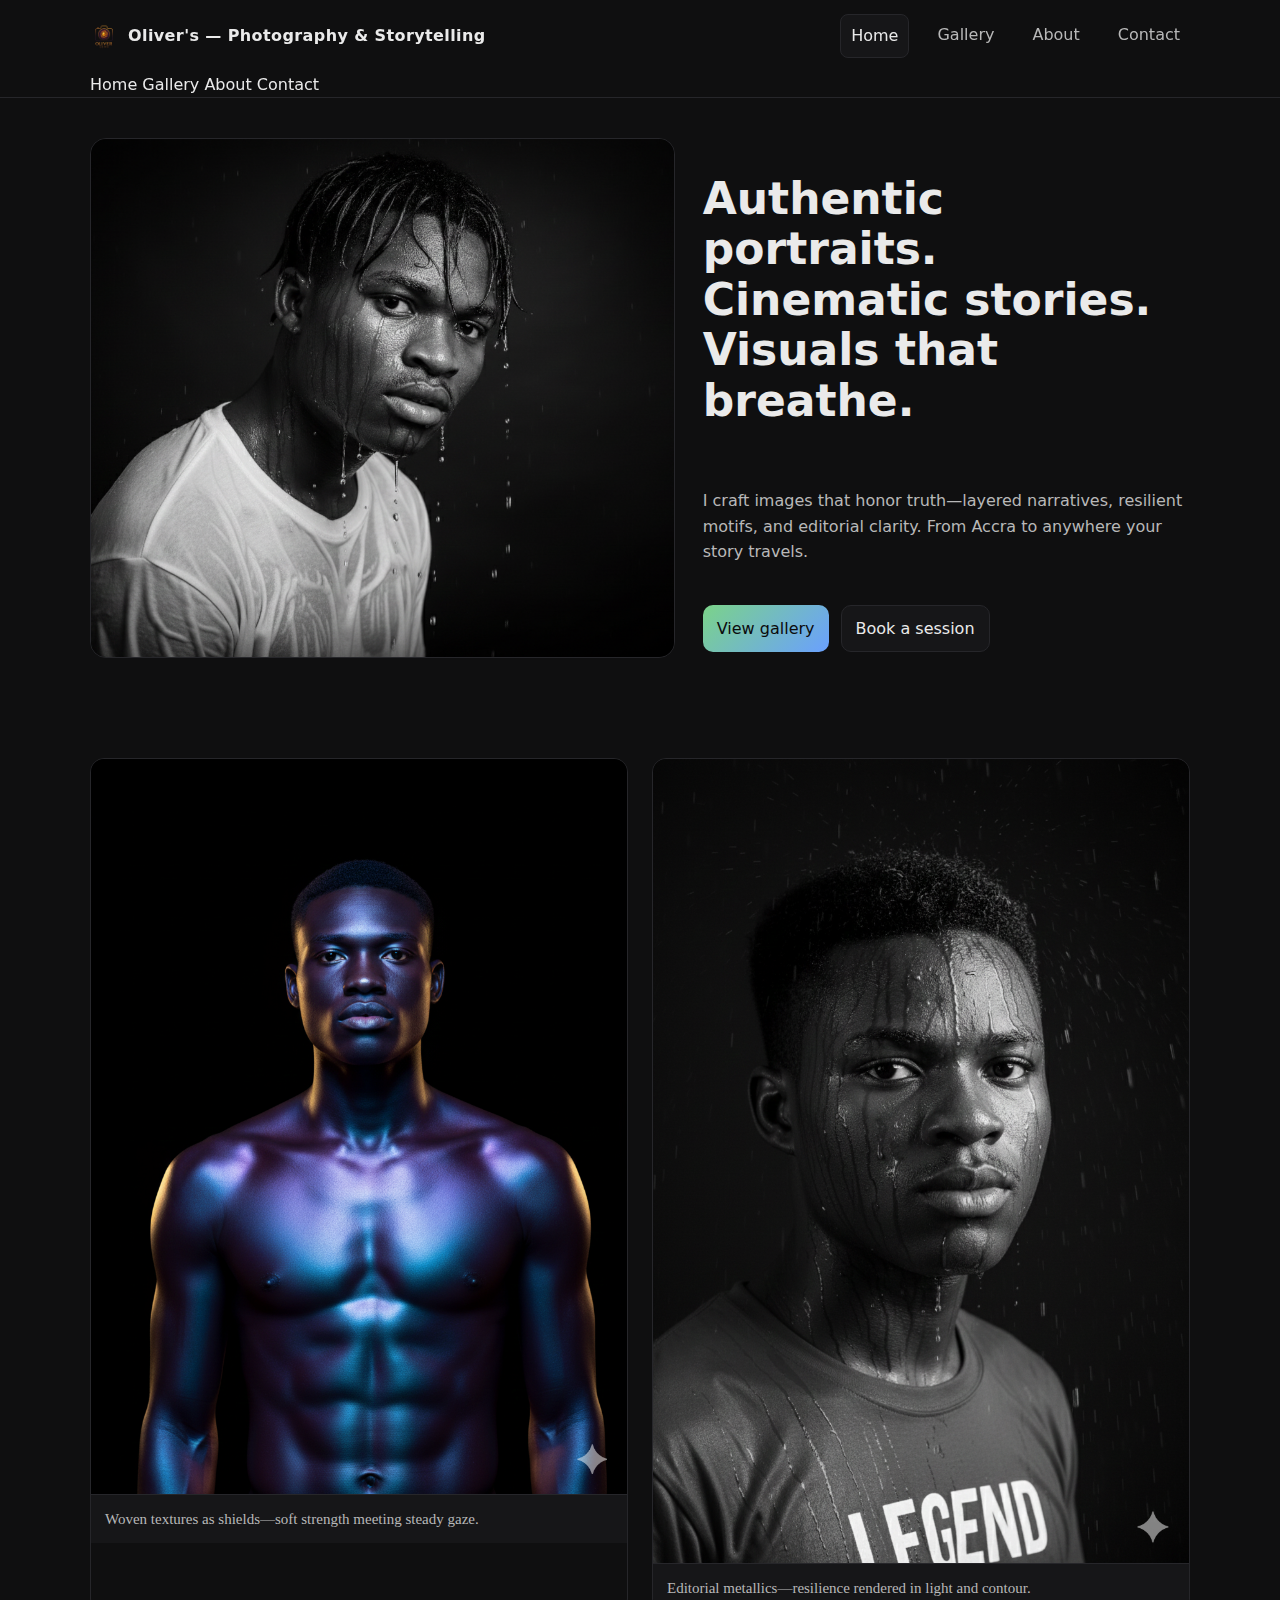
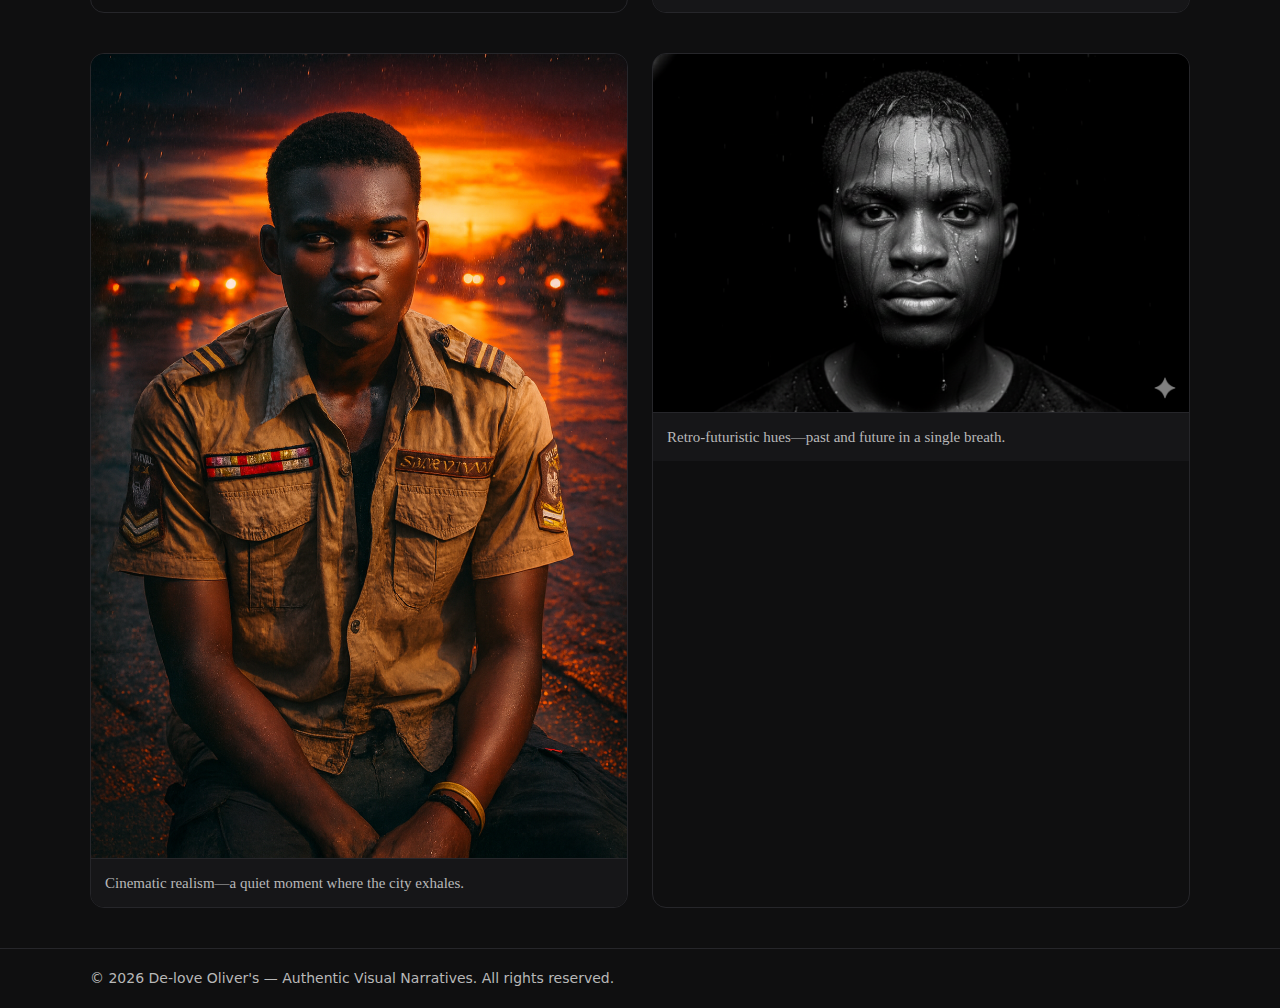
<file: index.html>
<!DOCTYPE html>
<html lang="en">
<head>
  <meta charset="utf-8">
  <meta name="viewport" content="width=device-width, initial-scale=1">
  <title>Oliver's — Photography & Visual Storytelling</title>
  <link rel="stylesheet" href="css/styles.css">
</head>
<body>
  
  <header>
    <div class="container nav">
      <a class="brand" href="index.html">
        <img src="assets.icons/my logo.png" alt="Logo">
        <span>Oliver's — Photography & Storytelling</span>
      </a>
      <button class="menu-toggle" aria-label="Toggle menu">Menu</button>
      <nav class="links">
        <a class="active" href="index.html">Home</a>
        <a href="gallery.html">Gallery</a>
        <a href="about.html">About</a>
        <a href="contact.html">Contact</a>
      </nav>
    </div>
    <div class="container mobile-menu">
      <a class="active" href="index.html">Home</a>
      <a href="gallery.html">Gallery</a>
      <a href="about.html">About</a>
      <a href="contact.html">Contact</a>
    </div>
  </header>

  <!-- Hero -->
  <main class="container">
    <section class="hero">
      <img src="assets.images/pic 23 (6).png" alt="Cinematic portrait">
      <div class="copy">
        <h1>Authentic portraits. Cinematic stories. Visuals that breathe.</h1>
        <p>
          I craft images that honor truth—layered narratives, resilient motifs, and
          editorial clarity. From Accra to anywhere your story travels.
        </p>
        <div class="cta">
          <a class="button primary" href="gallery.html">View gallery</a>
          <a class="button" href="contact.html">Book a session</a>
        </div>
      </div>
    </section>

    <!-- Story blocks -->
    <section class="story-block">
      <div class="frame">
        <img src="assets.images/pic 1 (2).png" alt="Portrait with woven textures">
        <div class="caption">Woven textures as shields—soft strength meeting steady gaze.</div>
      </div>
      <div class="frame">
        <img src="assets.images/pic 1 (3).png" alt="Editorial metallic mood">
        <div class="caption">Editorial metallics—resilience rendered in light and contour.</div>
      </div>
    </section>

    <section class="story-block">
      <div class="frame">
        <img src="assets.images/pic2 (3).png" alt="Cinematic street scene">
        <div class="caption">Cinematic realism—a quiet moment where the city exhales.</div>
      </div>
      <div class="frame">
        <img src="assets.images/pic 23 (4).png" alt="Retro-futuristic portrait">
        <div class="caption">Retro‑futuristic hues—past and future in a single breath.</div>
      </div>
    </section>
  </main>

  <!-- Footer -->
  <footer>
    <div class="container">
      © <span id="year"></span> De-love Oliver's — Authentic Visual Narratives. All rights reserved.
    </div>
    <script>document.getElementById('year').textContent = new Date().getFullYear();</script>
  </footer>

  <script src="js/main.js"></script>
</body>
</html>
</file>
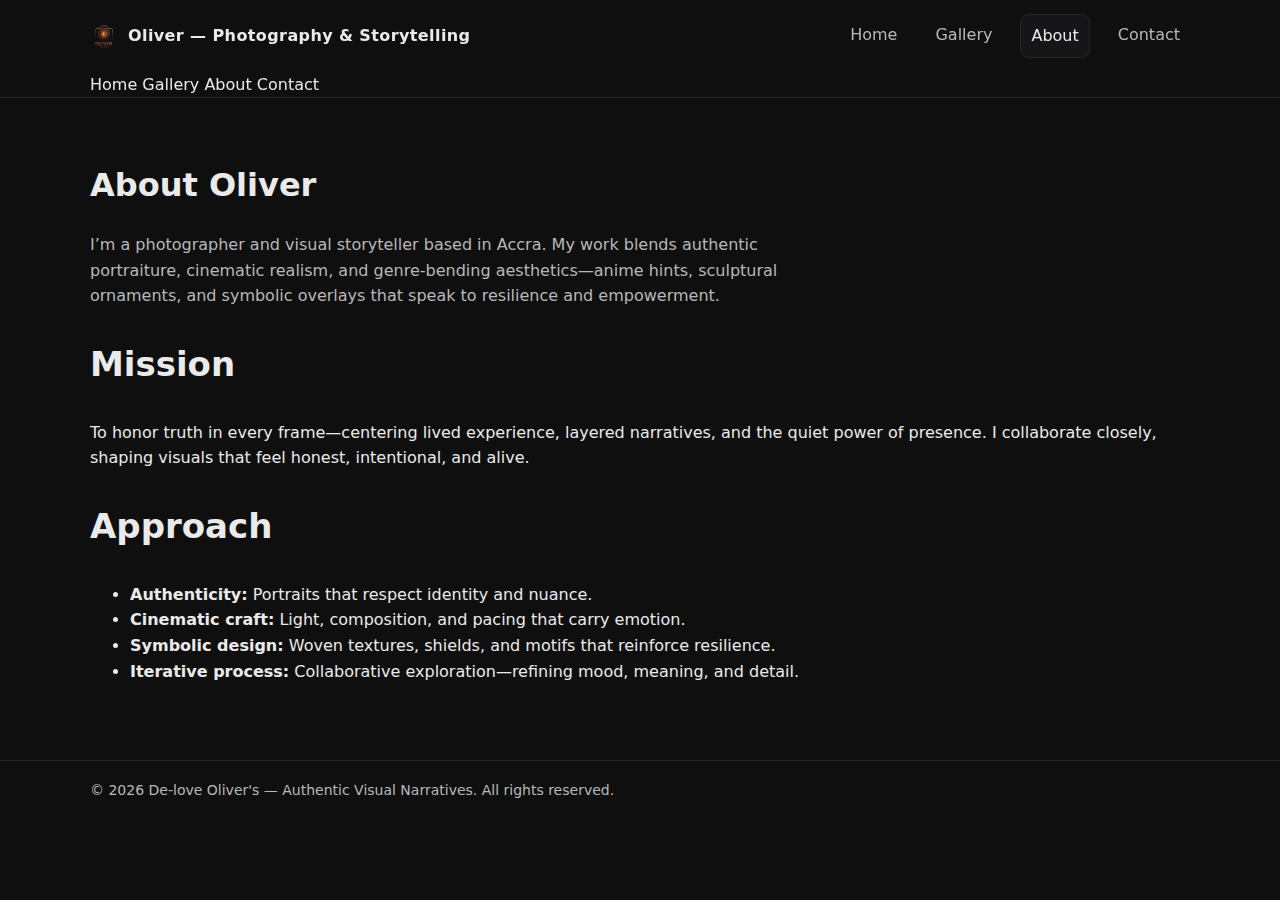
<file: about.html>
<!DOCTYPE html>
<html lang="en">
<head>
  <meta charset="utf-8">
  <meta name="viewport" content="width=device-width, initial-scale=1">
  <title>About — Oliver</title>
  <link rel="stylesheet" href="css/styles.css">
</head>
<body>
  <header>
    <div class="container nav">
      <a class="brand" href="index.html">
        <img src="assets.icons/a cinematic photogra.png" alt="Logo">
        <span>Oliver — Photography & Storytelling</span>
      </a>
      <button class="menu-toggle" aria-label="Toggle menu">Menu</button>
      <nav class="links">
        <a href="index.html">Home</a>
        <a href="gallery.html">Gallery</a>
        <a class="active" href="about.html">About</a>
        <a href="contact.html">Contact</a>
      </nav>
    </div>
    <div class="container mobile-menu">
      <a href="index.html">Home</a>
      <a href="gallery.html">Gallery</a>
      <a class="active" href="about.html">About</a>
      <a href="contact.html">Contact</a>
    </div>
  </header>

  <main class="container about">
    <h1>About Oliver</h1>
    <p class="lead">
      I’m a photographer and visual storyteller based in Accra. My work blends authentic portraiture,
      cinematic realism, and genre‑bending aesthetics—anime hints, sculptural ornaments, and symbolic overlays
      that speak to resilience and empowerment.
    </p>

    <h2>Mission</h2>
    <p>
      To honor truth in every frame—centering lived experience, layered narratives, and the quiet power of presence.
      I collaborate closely, shaping visuals that feel honest, intentional, and alive.
    </p>

    <h2>Approach</h2>
    <ul>
      <li><strong>Authenticity:</strong> Portraits that respect identity and nuance.</li>
      <li><strong>Cinematic craft:</strong> Light, composition, and pacing that carry emotion.</li>
      <li><strong>Symbolic design:</strong> Woven textures, shields, and motifs that reinforce resilience.</li>
      <li><strong>Iterative process:</strong> Collaborative exploration—refining mood, meaning, and detail.</li>
    </ul>
  </main>

  <footer>
    <div class="container">
      © <span id="year"></span> De-love Oliver's — Authentic Visual Narratives. All rights reserved.
    </div>
    <script>document.getElementById('year').textContent = new Date().getFullYear();</script>
  </footer>

  <script src="js/main.js"></script>
</body>
</html>
</file>
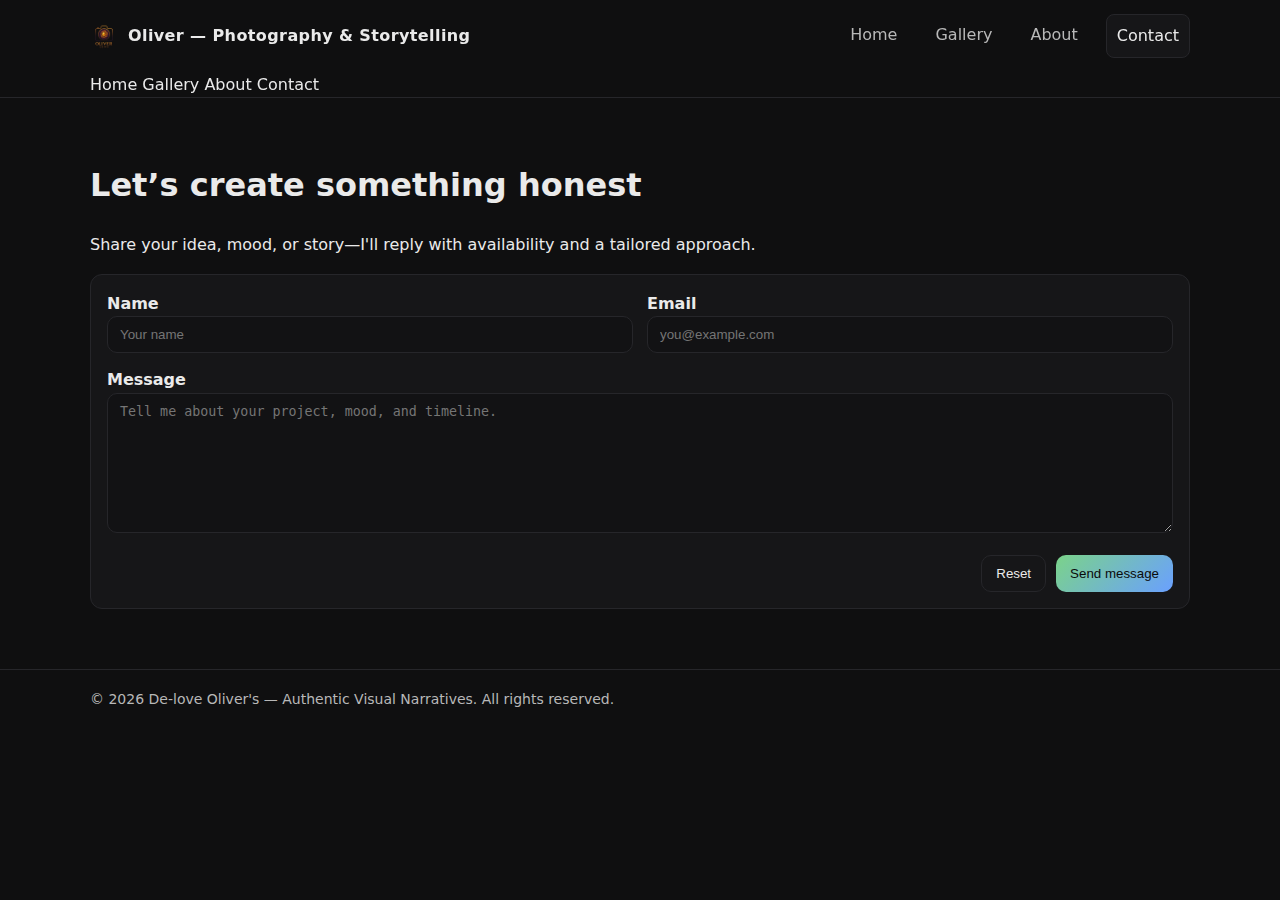
<file: contact.html>
<!DOCTYPE html>
<html lang="en">
<head>
  <meta charset="utf-8">
  <meta name="viewport" content="width=device-width, initial-scale=1">
  <title>Contact — Oliver</title>
  <link rel="stylesheet" href="css/styles.css">
</head>
<body>
  <header>
    <div class="container nav">
      <a class="brand" href="index.html">
        <img src="assets.icons/a cinematic photogra.png" alt="Logo">
        <span>Oliver — Photography & Storytelling</span>
      </a>
      <button class="menu-toggle" aria-label="Toggle menu">Menu</button>
      <nav class="links">
        <a href="index.html">Home</a>
        <a href="gallery.html">Gallery</a>
        <a href="about.html">About</a>
        <a class="active" href="contact.html">Contact</a>
      </nav>
    </div>
    <div class="container mobile-menu">
      <a href="index.html">Home</a>
      <a href="gallery.html">Gallery</a>
      <a href="about.html">About</a>
      <a class="active" href="contact.html">Contact</a>
    </div>
  </header>

  <main class="container contact">
    <h1>Let’s create something honest</h1>
    <p class="lead">Share your idea, mood, or story—I'll reply with availability and a tailored approach.</p>

    <form id="contact-form" class="form" novalidate>
      <div>
        <label for="name"><strong>Name</strong></label>
        <input class="input" id="name" name="name" type="text" placeholder="Your name">
      </div>
      <div>
        <label for="email"><strong>Email</strong></label>
        <input class="input" id="email" name="email" type="email" placeholder="you@example.com">
      </div>
      <div class="full">
        <label for="message"><strong>Message</strong></label>
        <textarea class="textarea" id="message" name="message" placeholder="Tell me about your project, mood, and timeline."></textarea>
      </div>
      <div class="actions">
        <button class="button" type="reset">Reset</button>
        <button class="button primary" type="submit">Send message</button>
      </div>
    </form>
  </main>

  <footer>
    <div class="container">
      © <span id="year"></span> De-love Oliver's — Authentic Visual Narratives. All rights reserved.
    </div>
    <script>document.getElementById('year').textContent = new Date().getFullYear();</script>
  </footer>

  <script src="js/main.js"></script>
</body>
</html>
</file>
<file: css/styles.css>
/* CSS Reset */
*,
*::before,
*::after { box-sizing: border-box; }
html, body { margin: 0; padding: 0; }
img { max-width: 100%; display: block; }
a { text-decoration: none; color: inherit; }

/* Design Tokens */
:root {
  --bg: #0f0f10;
  --surface: #161618;
  --text: #eaeaea;
  --muted: #b8b8b8;
  --accent: #7bd389; /* soft green for resilience/empowerment vibe */
  --accent-2: #6aa0ff; /* subtle retro-futuristic hint */
  --border: #26262a;
  --font-sans: "Inter", system-ui, -apple-system, Segoe UI, Roboto, Arial, sans-serif;
  --font-serif: "Georgia", "Times New Roman", serif;
}

/* Base */
body {
  background: var(--bg);
  color: var(--text);
  font-family: var(--font-sans);
  line-height: 1.6;
}

/* Layout */
.container {
  width: min(1100px, 92vw);
  margin: 0 auto;
}

/* Header / Nav */
header {
  position: sticky;
  top: 0;
  z-index: 50;
  background: rgba(15, 15, 16, 0.85);
  backdrop-filter: blur(8px);
  border-bottom: 1px solid var(--border);
}
.nav {
  display: flex;
  align-items: center;
  justify-content: space-between;
  padding: 14px 0;
}
.nav .brand {
  display: flex;
  align-items: center;
  gap: 10px;
  font-weight: 600;
  letter-spacing: 0.4px;
}
.nav .brand img {
  width: 28px; height: 28px;
}
.nav .links {
  display: flex;
  gap: 18px;
}
.nav .links a {
  padding: 8px 10px;
  border-radius: 8px;
  color: var(--muted);
}
.nav .links a.active,
.nav .links a:hover {
  color: var(--text);
  background: var(--surface);
  border: 1px solid var(--border);
}

/* Mobile Nav */
.menu-toggle {
  display: none;
  border: 1px solid var(--border);
  background: var(--surface);
  color: var(--text);
  padding: 8px 10px;
  border-radius: 8px;
}
@media (max-width: 768px) {
  .nav .links { display: none; }
  .menu-toggle { display: inline-block; }
  .mobile-menu {
    display: none;
    flex-direction: column;
    gap: 8px;
    padding: 12px 0 16px;
    border-top: 1px solid var(--border);
  }
  .mobile-menu a {
    padding: 10px 12px;
    border-radius: 8px;
    background: var(--surface);
    color: var(--muted);
    border: 1px solid var(--border);
  }
  .mobile-menu a.active,
  .mobile-menu a:hover { color: var(--text); }
  
}

/* Hero */
.hero {
  display: grid;
  grid-template-columns: 1.2fr 1fr;
  gap: 28px;
  padding: 40px 0 60px;
  
}
.hero img {
  width: 100%;
  height: 520px;
  object-fit: cover;
  border-radius: 16px;
  border: 1px solid var(--border);
}
.hero .copy {
  display: flex;
  flex-direction: column;
  justify-content: center;
  gap: 16px;
}
.hero h1 {
  font-size: clamp(28px, 4vw, 44px);
  line-height: 1.15;
}
.hero p {
  color: var(--muted);
}
.hero .cta {
  display: flex;
  gap: 12px;
  margin-top: 8px;
}
.button {
  display: inline-flex;
  align-items: center;
  gap: 8px;
  padding: 10px 14px;
  border-radius: 10px;
  border: 1px solid var(--border);
  background: var(--surface);
  color: var(--text);
}
.button.primary {
  background: linear-gradient(135deg, var(--accent), var(--accent-2));
  color: #0b0b0c;
  border: none;
}

/* Story blocks */
.story-block {
  margin: 40px 0;
  display: grid;
  grid-template-columns: 1fr 1fr;
  gap: 24px;
}
.story-block .frame {
  border: 1px solid var(--border);
  border-radius: 14px;
  overflow: hidden;
}
.story-block .caption {
  padding: 12px 14px;
  background: var(--surface);
  border-top: 1px solid var(--border);
  color: var(--muted);
  font-size: 15px;
  font-family: var(--font-serif);
}

/* Gallery grid */
.gallery {
  padding: 30px 0 60px;
}
.grid {
  display: grid;
  grid-template-columns: repeat(3, 1fr);
  gap: 14px;
}
.grid .card {
  position: relative;
  border: 1px solid var(--border);
  border-radius: 12px;
  overflow: hidden;
  cursor: zoom-in;
}
.grid .card img {
  height: 280px;
  width: 100%;
  object-fit: cover;
}
.grid .card .overlay {
  position: absolute;
  inset: 0;
  background: linear-gradient(to top, rgba(0,0,0,0.55), rgba(0,0,0,0.0));
  opacity: 0;
  transition: opacity 0.25s ease;
}
.grid .card:hover .overlay { opacity: 1; }
.grid .card .label {
  position: absolute;
  bottom: 10px; left: 10px;
  background: rgba(22,22,24,0.8);
  border: 1px solid var(--border);
  color: var(--text);
  padding: 6px 8px;
  border-radius: 8px;
  font-size: 13px;
}

/* Lightbox */
.lightbox {
  position: fixed;
  inset: 0;
  background: rgba(0,0,0,0.85);
  display: none;
  align-items: center;
  justify-content: center;
  z-index: 100;
}
.lightbox.open { display: flex; }
.lightbox-content {
  position: relative;
  width: min(1000px, 92vw);
  max-height: 86vh;
  background: var(--surface);
  border: 1px solid var(--border);
  border-radius: 12px;
  overflow: hidden;
}
.lightbox-content img {
  width: 100%;
  height: auto;
  display: block;
}
.lightbox-caption {
  padding: 12px 14px;
  color: var(--muted);
  border-top: 1px solid var(--border);
  font-family: var(--font-serif);
}
.lightbox-close {
  position: absolute;
  top: 10px; right: 10px;
  background: var(--surface);
  border: 1px solid var(--border);
  color: var(--text);
  padding: 6px 10px;
  border-radius: 8px;
  cursor: pointer;
}

/* About */
.about {
  padding: 40px 0 60px;
}
.about h2 { font-size: clamp(24px, 3vw, 34px); }
.about .lead { color: var(--muted); max-width: 70ch; }

/* Contact */
.contact {
  padding: 40px 0 60px;
}
.form {
  display: grid;
  grid-template-columns: 1fr 1fr;
  gap: 14px;
  background: var(--surface);
  border: 1px solid var(--border);
  border-radius: 12px;
  padding: 16px;
}
.form .full { grid-column: 1 / -1; }
.input, .textarea {
  width: 100%;
  padding: 10px 12px;
  border-radius: 10px;
  border: 1px solid var(--border);
  background: #121214;
  color: var(--text);
}
.textarea { min-height: 140px; resize: vertical; }
.form .actions {
  grid-column: 1 / -1;
  display: flex; gap: 10px; justify-content: flex-end;
}

/* Footer */
footer {
  border-top: 1px solid var(--border);
  padding: 18px 0;
  color: var(--muted);
  font-size: 14px;
}

/* Responsive */
@media (max-width: 1024px) {
  .hero { grid-template-columns: 1fr; }
  .story-block { grid-template-columns: 1fr; }
  .grid { grid-template-columns: repeat(2, 1fr); }
}
@media (max-width: 640px) {
  .grid { grid-template-columns: 1fr; }
}
</file>
